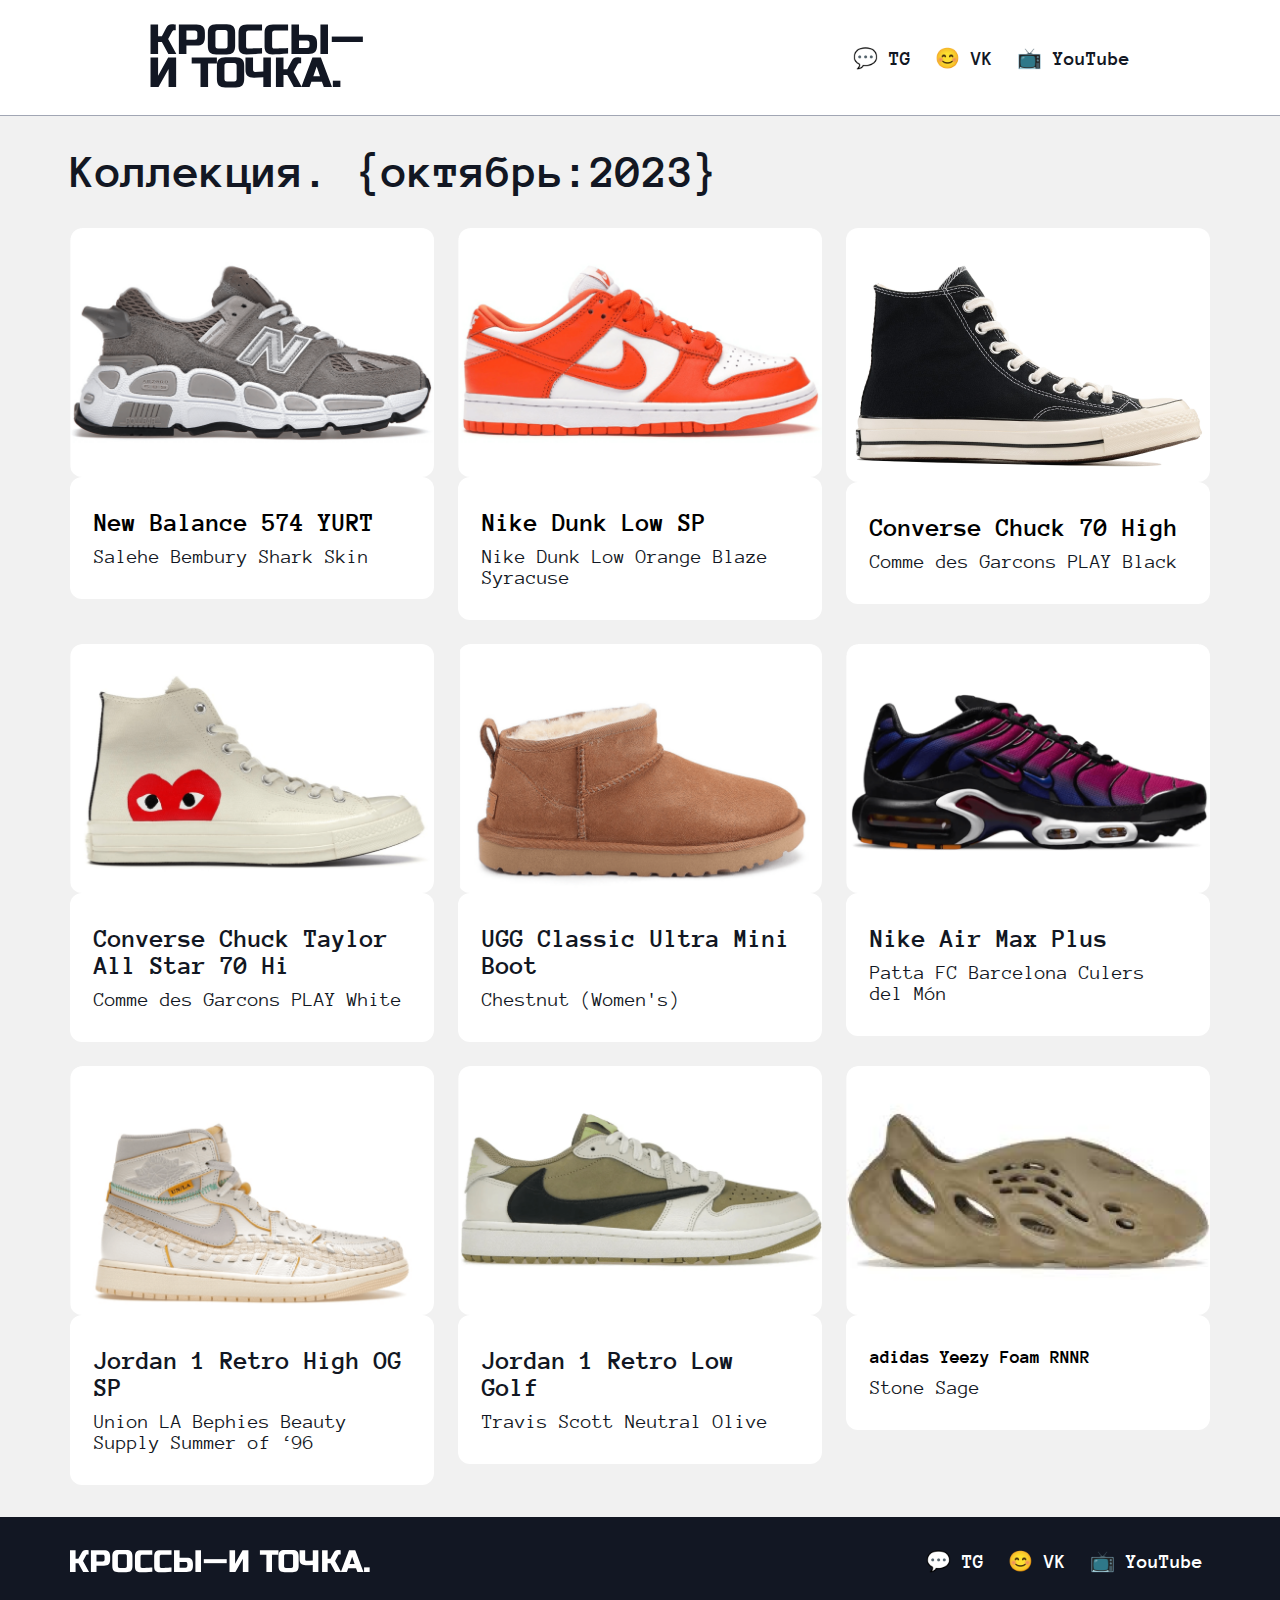
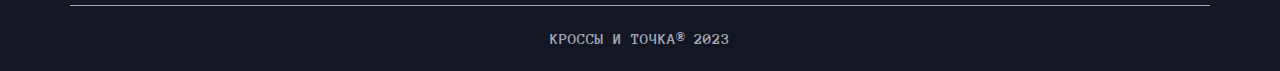
<file: index.html>
<!DOCTYPE html>
<html lang="en">

<head>
    <meta charset="UTF-8">
    <meta name="viewport" content="width=device-width, initial-scale=1.0">
    <title>Кроссы и точка</title>
    <link href="./style.css" rel="stylesheet" />
</head>

<body>
    <main>
        <header class="header">
            <div class="header_base">
                <div class="header-container">
                    <a href="index.html" class="logo-link">
                        <img alt="Кроссы и точка" src="./logo.svg" />
                    </a>
                    <nav>
                        <ul class="nav-list">
                            <li class="nav-item">
                                <a href="/" class="nav-link">💬 TG</a>
                            </li>
                            <li class="nav-item">
                                <a href="/" class="nav-link">😊 VK</a>
                            </li>
                            <li class="nav-item">
                                <a href="/" class="nav-link">📺 YouTube</a>
                            </li>
                        </ul>
                    </nav>
                </div>
            </div>
        </header>

        <div class="content">
            <h1 class="content_tittle">Коллекция. {октябрь:2023}</h1>
            <div class="sneakers">
                <div class="sneaker">
                    <img alt="Nike Air Max Plus" src="./6.png" class="sneaker-image" />
                    <div class="sneaker-info">
                        <a class="sneaker_text_name" href="sneakers1.html">New Balance 574 YURT</a>
                        <p class="sneaker_text_2name">Salehe Bembury Shark Skin</p>
                    </div>
                </div>
                <div class="sneaker">
                    <img alt="Jordan 1 Retro High OG SP" src="./7.png" class="sneaker-image" />
                    <div class="sneaker-info">
                        <a class="sneaker_text_name" href="sneakers2.html">Nike Dunk Low SP</a>
                        <p class="sneaker_text_2name">Nike Dunk Low Orange Blaze Syracuse</p>
                    </div>
                </div>
                <div class="sneaker">
                    <img alt="adidas Campus 00s" src="./10.png" class="sneaker-image" />
                    <div class="sneaker-info">
                        <a class="sneaker_text_name" href="sneakers3.html">Converse Chuck 70 High</a>
                        <p class="sneaker_text_2name">Comme des Garcons PLAY Black</p>
                    </div>
                </div>
                <div class="sneaker">
                    <img alt="Converse Chuck Taylor All Star 70 Hi" src="./4.png" class="sneaker-image" />
                    <div class="sneaker-info">
                        <h3 class="sneaker_text_name">Converse Chuck Taylor All Star 70 Hi</h3>
                        <p class="sneaker_text_2name">Comme des Garcons PLAY White</p>
                    </div>
                </div>
                <div class="sneaker">
                    <img alt="UGG Classic Ultra Mini Boot" src="./5.png" class="sneaker-image" />
                    <div class="sneaker-info">
                        <h3 class="sneaker_text_name">UGG Classic Ultra Mini Boot</h3>
                        <p class="sneaker_text_2name">Chestnut (Women's)</p>
                    </div>
                </div>
                <div class="sneaker">
                    <img alt="New Balance 574 YURT" src="./1.png" class="sneaker-image" />
                    <div class="sneaker-info">
                        <h3 class="sneaker_text_name">Nike Air Max Plus</h3>
                        <p class="sneaker_text_2name">Patta FC Barcelona Culers del Món</p>
                    </div>
                </div>
                <div class="sneaker">
                    <img alt="Nike Dunk Low SP" src="./2.png" class="sneaker-image" />
                    <div class="sneaker-info">
                        <h3 class="sneaker_text_name">Jordan 1 Retro High OG SP</h3>
                        <p class="sneaker_text_2name">Union LA Bephies Beauty Supply Summer of ‘96</p>
                    </div>
                </div>
                <div class="sneaker">
                    <img alt="Jordan 1 Retro Low Golf" src="./8.png" class="sneaker-image" />
                    <div class="sneaker-info">
                        <h3 class="sneaker_text_name">Jordan 1 Retro Low Golf</h3>
                        <p class="sneaker_text_2name">Travis Scott Neutral Olive</p>
                    </div>
                </div>
                <div class="sneaker">
                    <img alt="adidas Yeezy Foam RNNR" src="./9.png" class="sneaker-image" />
                    <div class="sneaker-info">
                        <h3>adidas Yeezy Foam RNNR</h3>
                        <p class="sneaker_text_2name">Stone Sage</p>
                    </div>
                </div>
            </div>
        </div>

        <footer class="footer">
            <div class="footer_base">
                <div class="footer-content">
                    <div class="top_box">
                        <a class="footer__logo-link" href="index.html">
                            <img alt="Кроссы и точка" src="./logo_footer.svg" class="footer__logo-image" />
                        </a>
                        <nav>
                            <ul class="nav-list">
                                <li class="nav-item">
                                    <a href="/" class="nav-link">💬 TG</a>
                                </li>
                                <li class="nav-item">
                                    <a href="/" class="nav-link">😊 VK</a>
                                </li>
                                <li class="nav-item">
                                    <a href="/" class="nav-link">📺 YouTube</a>
                                </li>
                            </ul>
                        </nav>
                    </div>
                </div>
            </div>
            <div class="copyright">
                <p class="copyright-text">КРОССЫ И ТОЧКА® 2023</p>
            </div>
        </footer>
    </main>
</body>

</html>
</file>
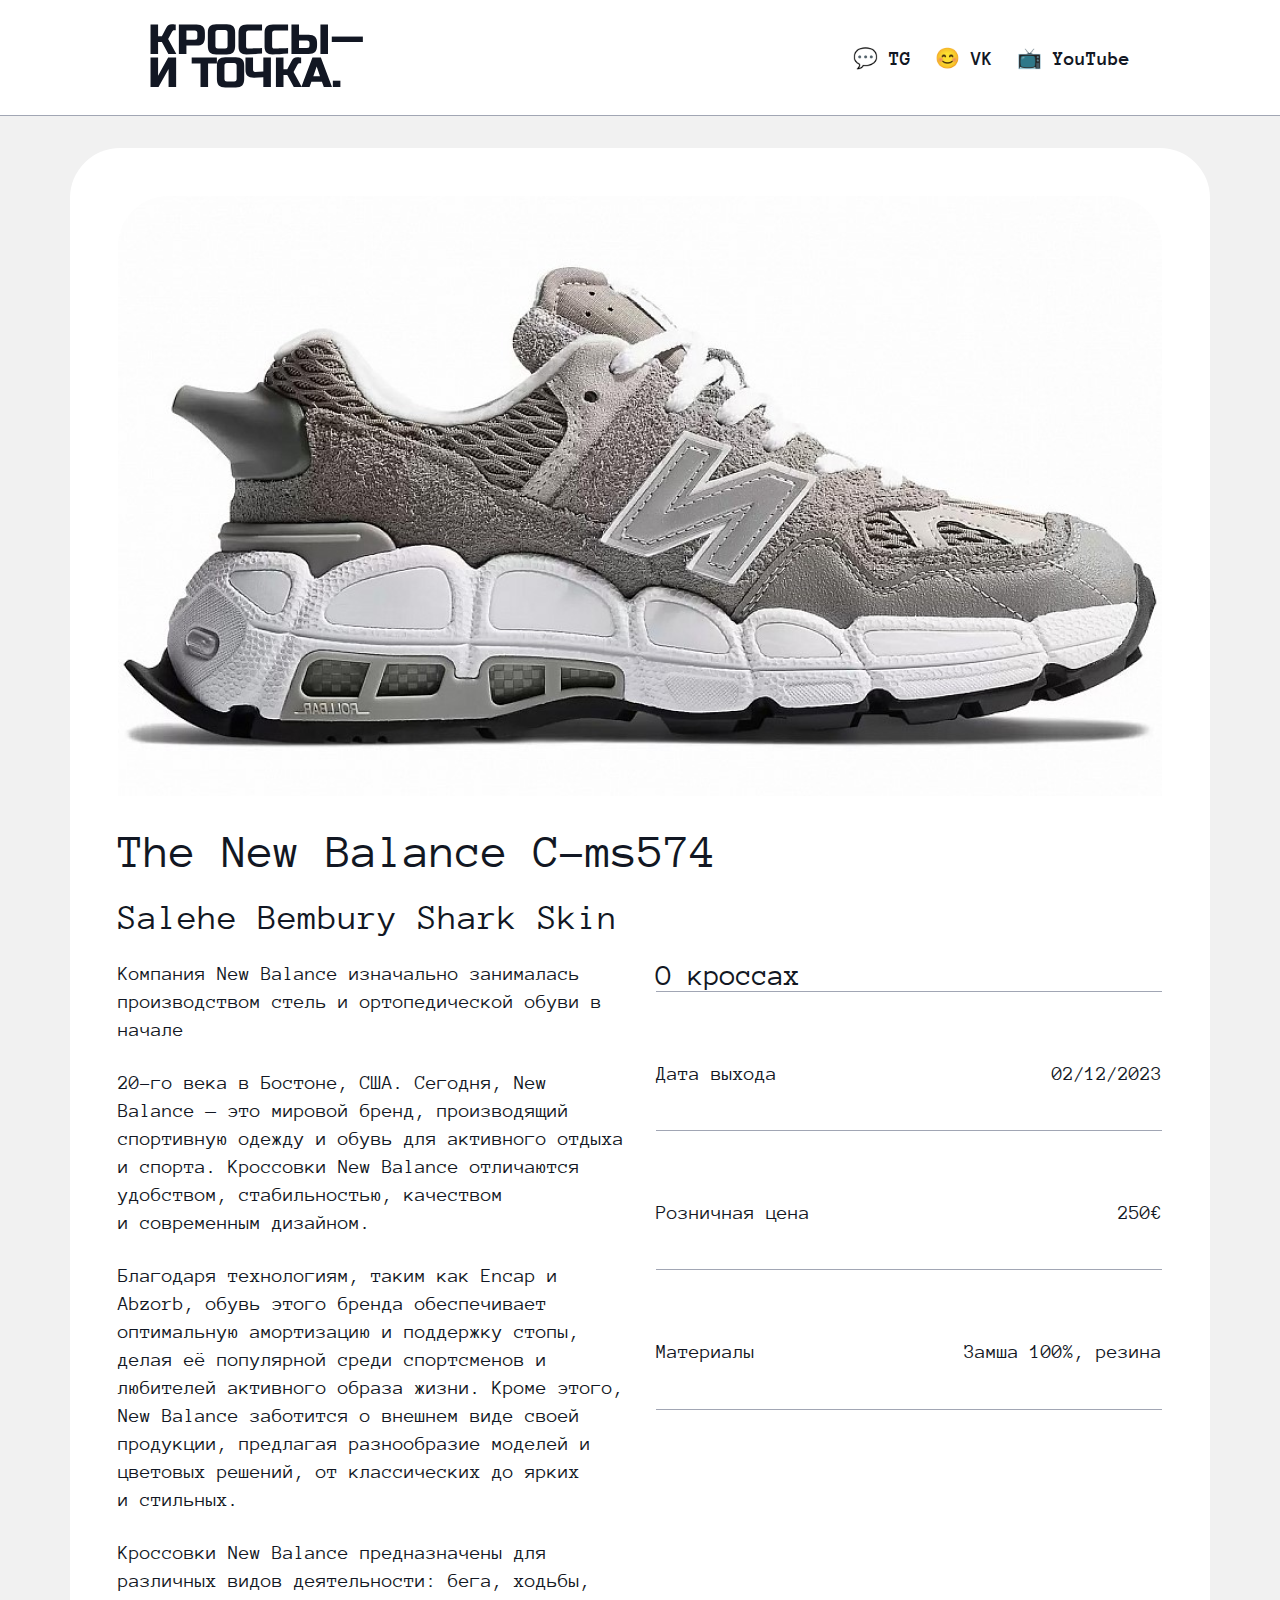
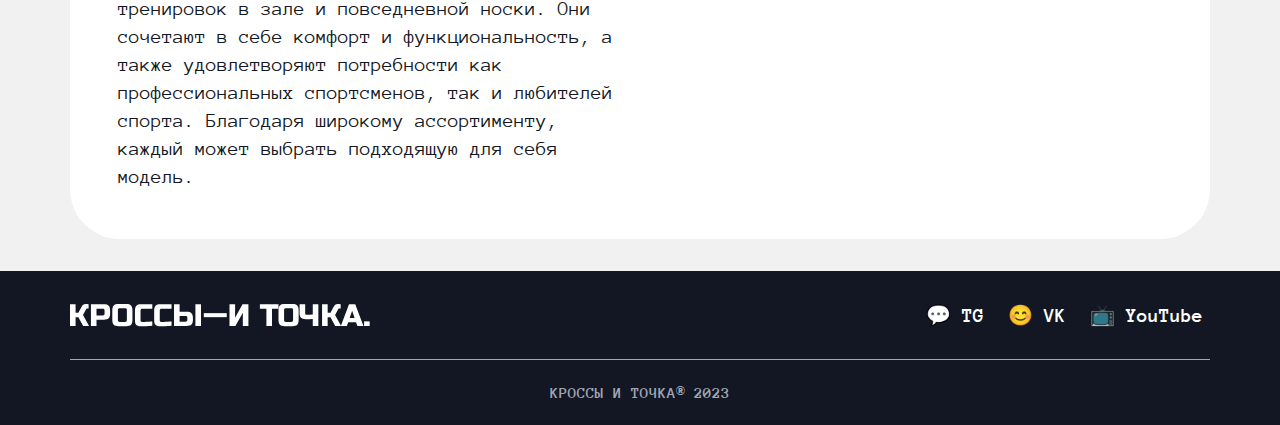
<file: sneakers1.html>
<!DOCTYPE html>
<html lang="en">

<head>
    <meta charset="UTF-8">
    <meta name="viewport" content="width=device-width, initial-scale=1.0">
    <link rel="stylesheet" type="text/css" href="style.css">
    <title>Document</title>
</head>

<body>
    <header class="header">
        <div class="header_base">
            <div class="header-container">
                <a href="index.html" class="logo-link">
                    <img alt="Кроссы и точка" src="./logo.svg" />
                </a>
                <nav>
                    <ul class="nav-list">
                        <li class="nav-item">
                            <a href="/" class="nav-link">💬 TG</a>
                        </li>
                        <li class="nav-item">
                            <a href="/" class="nav-link">😊 VK</a>
                        </li>
                        <li class="nav-item">
                            <a href="/" class="nav-link">📺 YouTube</a>
                        </li>
                    </ul>
                </nav>
            </div>
        </div>
    </header>
    <main class="main">
        <div class="main_content">
            <div class="big_sneaker">
                <img src="./imS1.png" alt="фото кроссовка">
                <div class="sneaker_info">
                    <h1 class="sneaker_info_tittle">The New Balance C-ms574</h1>
                    <h2 class="sneaker_info_stittle">Salehe Bembury Shark Skin</h2>
                    <div class="sneaker_add_info">
                        <h6 class="sneaker_add_info-text">
                            <p>Компания New Balance изначально занималась производством стель и ортопедической обуви в начале</p> 
                            <p>20-го века в Бостоне, США. Сегодня, New Balance — это мировой бренд, производящий спортивную одежду и обувь для активного отдыха и спорта. Кроссовки New Balance отличаются удобством, стабильностью, качеством и современным дизайном.</p>
                            <p>Благодаря технологиям, таким как Encap и Abzorb, обувь этого бренда обеспечивает оптимальную амортизацию и поддержку стопы, делая её популярной среди спортсменов и любителей активного образа жизни. Кроме этого, New Balance заботится о внешнем виде своей продукции, предлагая разнообразие моделей и цветовых решений, от классических до ярких и стильных.</p>
                            <p>Кроссовки New Balance предназначены для различных видов деятельности: бега, ходьбы, тренировок в зале и повседневной носки. Они сочетают в себе комфорт и функциональность, а также удовлетворяют потребности как профессиональных спортсменов, так и любителей спорта. Благодаря широкому ассортименту, каждый может выбрать подходящую для себя модель.</p>
                        </h6>
                        <div class="sneaker_parameters">
                            <div class="sneaker_parameters_header">
                                <h1 class="sneaker_parameters_tittle">О кроссах</h1>
                            </div>
                                <div class="sneaker_parameter">
                                    <div class="sneaker_parameter_info">
                                    <h6 class="sneaker_parameter_tittle">Дата выхода</h6>
                                    <h6 class="sneaker_parameter_value">02/12/2023</h6>
                                    </div>
                                </div>
                                <div class="sneaker_parameter">
                                    <div class="sneaker_parameter_info">
                                    <h6 class="sneaker_parameter_tittle">Розничная цена</h6>
                                    <h6 class="sneaker_parameter_value">250€</h6>
                                    </div>
                                </div>
                                <div class="sneaker_parameter">
                                    <div class="sneaker_parameter_info">
                                    <h6 class="sneaker_parameter_tittle">Материалы</h6>
                                    <h6 class="sneaker_parameter_value">Замша 100%, резина</h6>
                                    </div>
                                </div>
                            </div>
                        </div>
                    </div>
                </div>
            </div>
        </div>
    </main>
    <footer class="footer">
        <div class="footer_base">
            <div class="footer-content">
                <div class="top_box">
                    <a class="footer__logo-link" href="index.html">
                        <img alt="Кроссы и точка" src="./logo_footer.svg" class="footer__logo-image" />
                    </a>
                    <nav>
                        <ul class="nav-list">
                            <li class="nav-item">
                                <a href="/" class="nav-link">💬 TG</a>
                            </li>
                            <li class="nav-item">
                                <a href="/" class="nav-link">😊 VK</a>
                            </li>
                            <li class="nav-item">
                                <a href="/" class="nav-link">📺 YouTube</a>
                            </li>
                        </ul>
                    </nav>
                </div>
            </div>
        </div>
        <div class="copyright">
            <p class="copyright-text">КРОССЫ И ТОЧКА® 2023</p>
        </div>
    </footer>
</body>
</file>
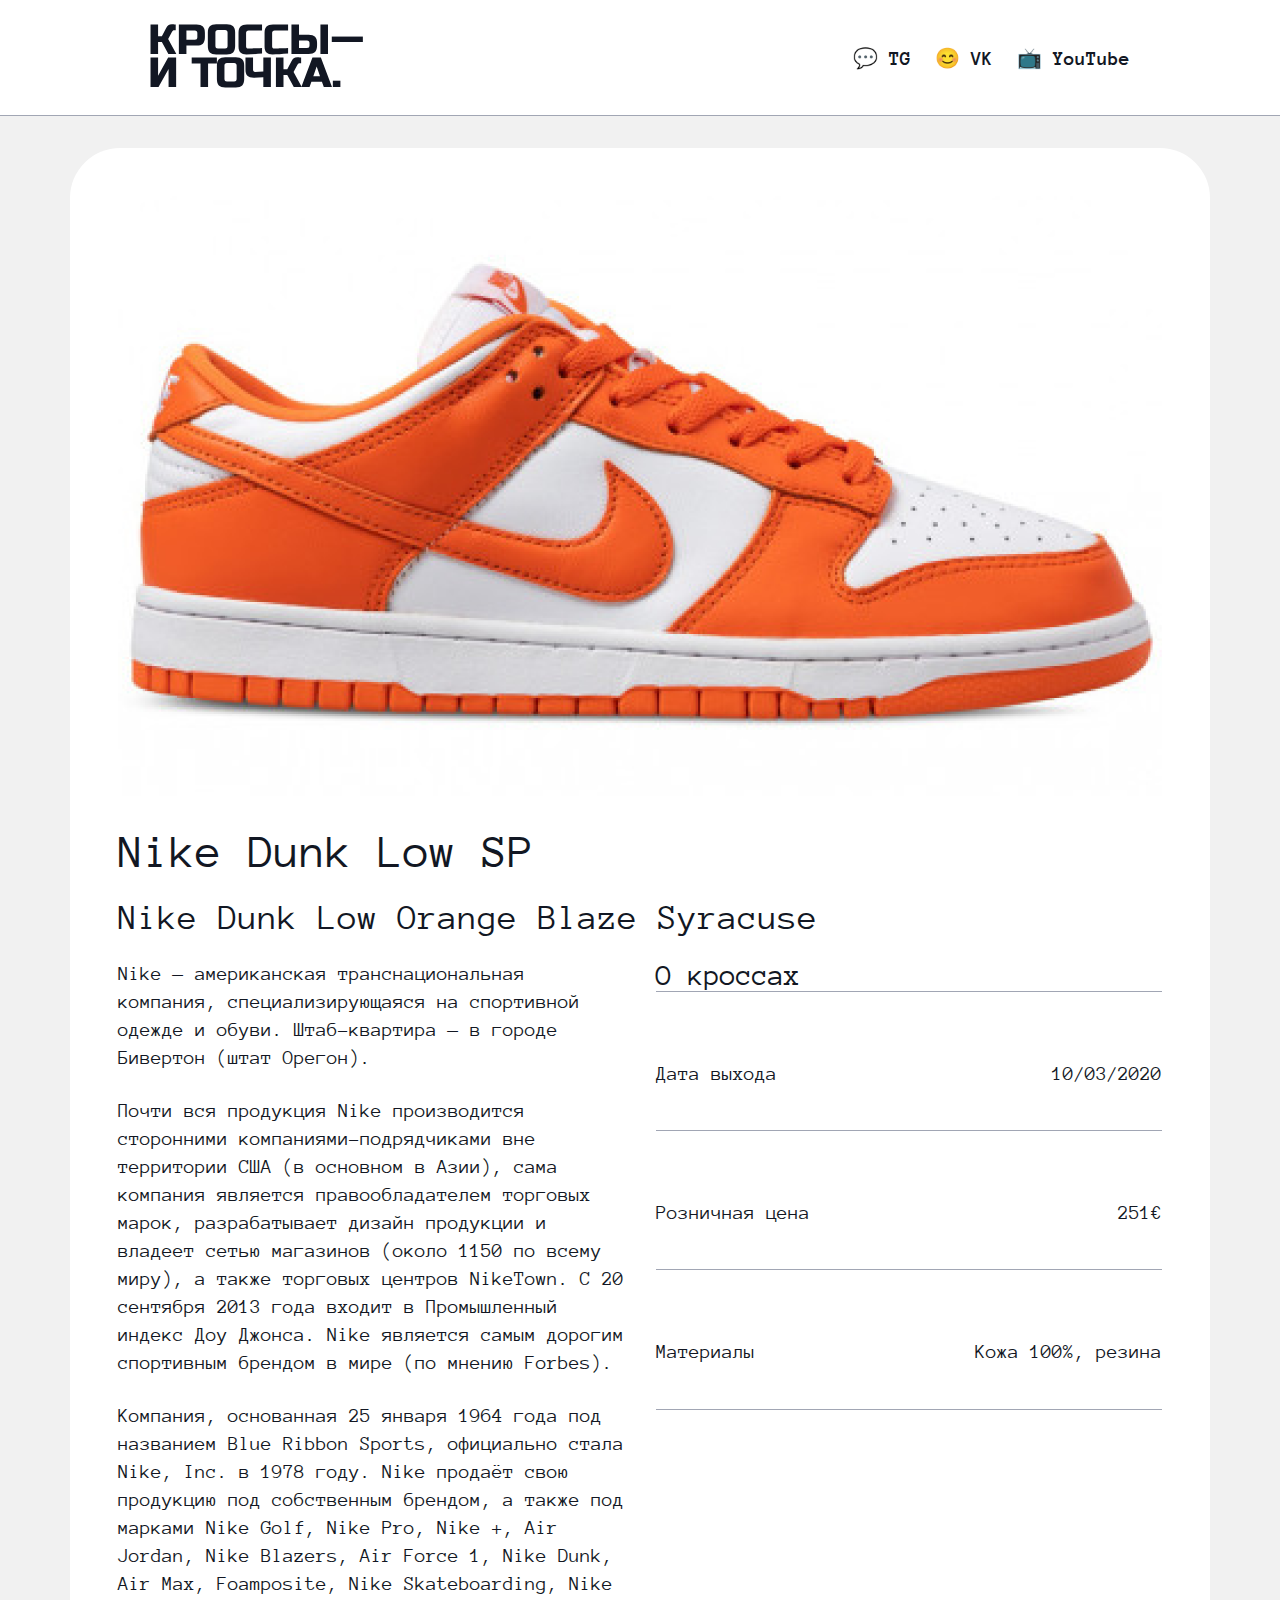
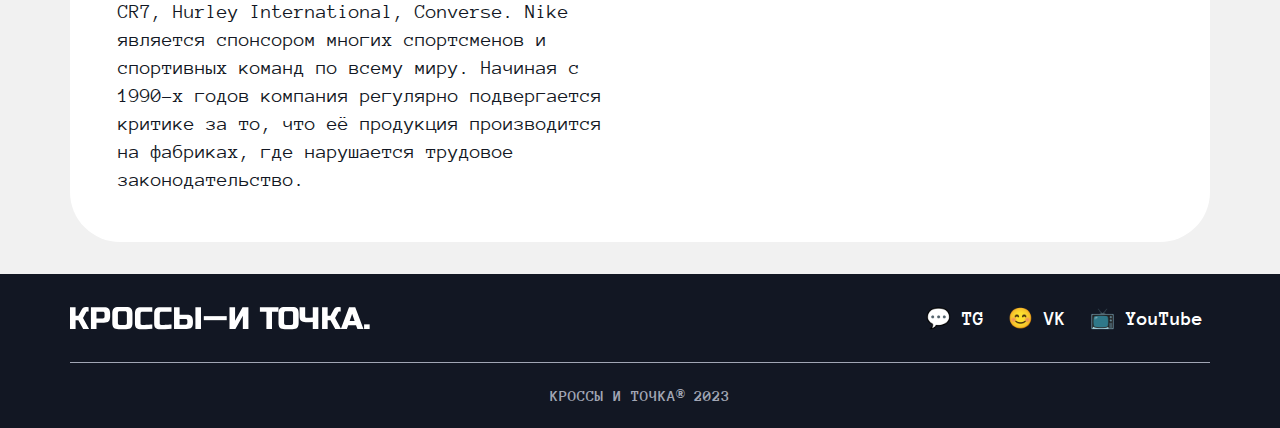
<file: sneakers2.html>
<!DOCTYPE html>
<html lang="en">

<head>
    <meta charset="UTF-8">
    <meta name="viewport" content="width=device-width, initial-scale=1.0">
    <link rel="stylesheet" type="text/css" href="style.css">
    <title>Document</title>
</head>

<body>
    <header class="header">
        <div class="header_base">
            <div class="header-container">
                <a href="index.html" class="logo-link">
                    <img alt="Кроссы и точка" src="./logo.svg" />
                </a>
                <nav>
                    <ul class="nav-list">
                        <li class="nav-item">
                            <a href="/" class="nav-link">💬 TG</a>
                        </li>
                        <li class="nav-item">
                            <a href="/" class="nav-link">😊 VK</a>
                        </li>
                        <li class="nav-item">
                            <a href="/" class="nav-link">📺 YouTube</a>
                        </li>
                    </ul>
                </nav>
            </div>
        </div>
    </header>
    <main class="main">
        <div class="main_content">
            <div class="big_sneaker">
                <img src="./imS2.png" alt="фото кроссовка">
                <div class="sneaker_info">
                    <h1 class="sneaker_info_tittle">Nike Dunk Low SP</h1>
                    <h2 class="sneaker_info_stittle">Nike Dunk Low Orange Blaze Syracuse</h2>
                    <div class="sneaker_add_info">
                        <h6 class="sneaker_add_info-text">
                            <p>Nike — американская транснациональная компания, специализирующаяся на спортивной одежде и обуви. Штаб-квартира — в городе Бивертон (штат Орегон).</p> 
                            <p>Почти вся продукция Nike производится сторонними компаниями-подрядчиками вне территории США (в основном в Азии), сама компания является правообладателем торговых марок, разрабатывает дизайн продукции и владеет сетью магазинов (около 1150 по всему миру), а также торговых центров NikeTown. С 20 сентября 2013 года входит в Промышленный индекс Доу Джонса. Nike является самым дорогим спортивным брендом в мире (по мнению Forbes).</p>
                            <p>Компания, основанная 25 января 1964 года под названием Blue Ribbon Sports, официально стала Nike, Inc. в 1978 году. Nike продаёт свою продукцию под собственным брендом, а также под марками Nike Golf, Nike Pro, Nike +, Air Jordan, Nike Blazers, Air Force 1, Nike Dunk, Air Max, Foamposite, Nike Skateboarding, Nike CR7, Hurley International, Converse. Nike является спонсором многих спортсменов и спортивных команд по всему миру. Начиная с 1990-х годов компания регулярно подвергается критике за то, что её продукция производится на фабриках, где нарушается трудовое законодательство.</p>
                        </h6>
                        <div class="sneaker_parameters">
                            <div class="sneaker_parameters_header">
                                <h1 class="sneaker_parameters_tittle">О кроссах</h1>
                            </div>
                                <div class="sneaker_parameter">
                                    <div class="sneaker_parameter_info">
                                    <h6 class="sneaker_parameter_tittle">Дата выхода</h6>
                                    <h6 class="sneaker_parameter_value">10/03/2020</h6>
                                    </div>
                                </div>
                                <div class="sneaker_parameter">
                                    <div class="sneaker_parameter_info">
                                    <h6 class="sneaker_parameter_tittle">Розничная цена</h6>
                                    <h6 class="sneaker_parameter_value">251€</h6>
                                    </div>
                                </div>
                                <div class="sneaker_parameter">
                                    <div class="sneaker_parameter_info">
                                    <h6 class="sneaker_parameter_tittle">Материалы</h6>
                                    <h6 class="sneaker_parameter_value">Кожа 100%, резина</h6>
                                    </div>
                                </div>
                            </div>
                        </div>
                    </div>
                </div>
            </div>
        </div>
    </main>
    <footer class="footer">
        <div class="footer_base">
            <div class="footer-content">
                <div class="top_box">
                    <a class="footer__logo-link" href="index.html">
                        <img alt="Кроссы и точка" src="./logo_footer.svg" class="footer__logo-image" />
                    </a>
                    <nav>
                        <ul class="nav-list">
                            <li class="nav-item">
                                <a href="/" class="nav-link">💬 TG</a>
                            </li>
                            <li class="nav-item">
                                <a href="/" class="nav-link">😊 VK</a>
                            </li>
                            <li class="nav-item">
                                <a href="/" class="nav-link">📺 YouTube</a>
                            </li>
                        </ul>
                    </nav>
                </div>
            </div>
        </div>
        <div class="copyright">
            <p class="copyright-text">КРОССЫ И ТОЧКА® 2023</p>
        </div>
    </footer>
</body>
</file>
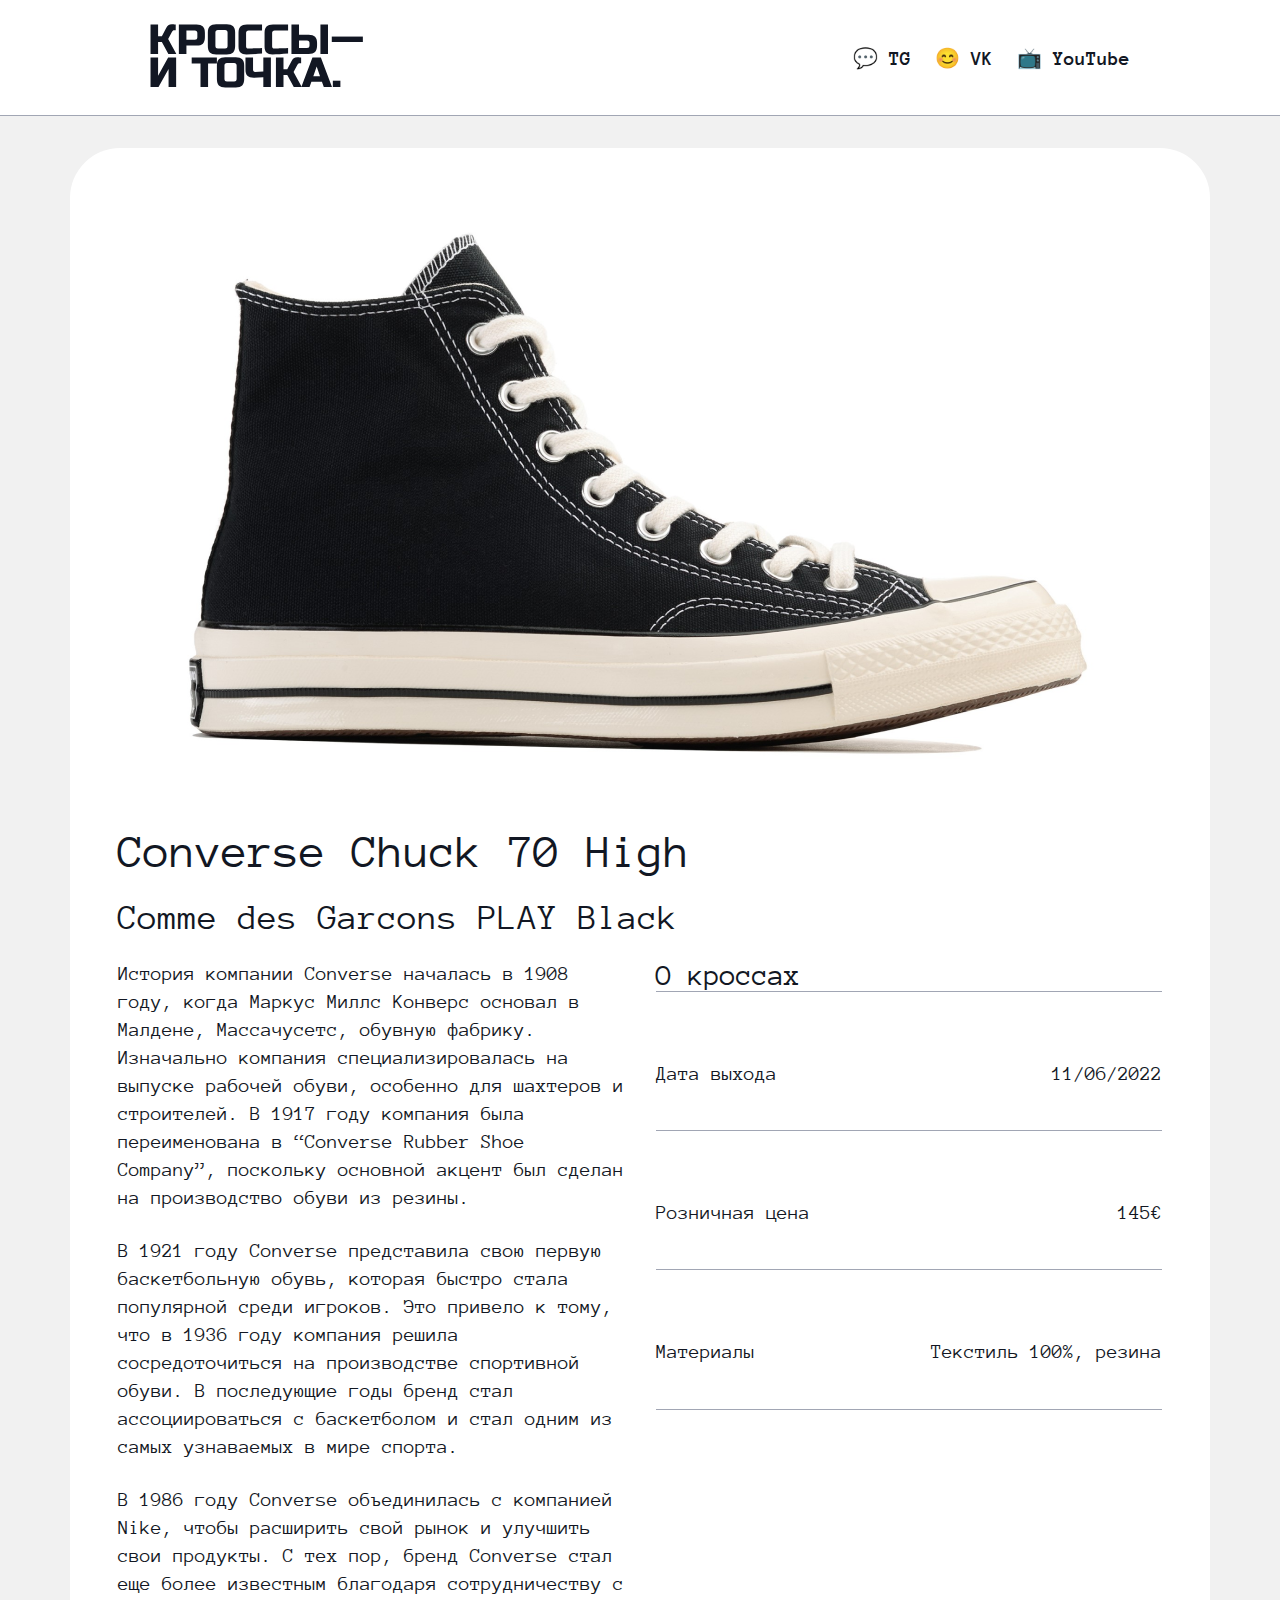
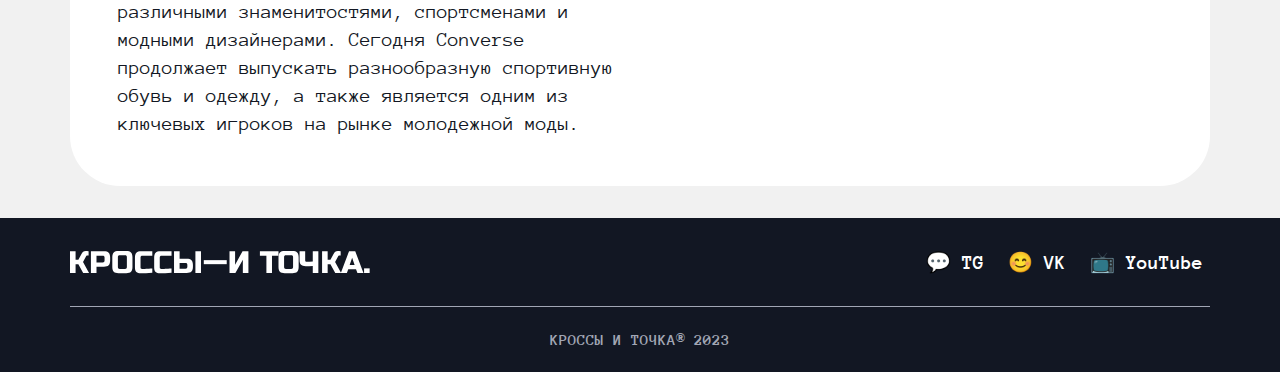
<file: sneakers3.html>
<!DOCTYPE html>
<html lang="en">

<head>
    <meta charset="UTF-8">
    <meta name="viewport" content="width=device-width, initial-scale=1.0">
    <link rel="stylesheet" type="text/css" href="style.css">
    <title>Document</title>
</head>

<body>
    <header class="header">
        <div class="header_base">
            <div class="header-container">
                <a href="index.html" class="logo-link">
                    <img alt="Кроссы и точка" src="./logo.svg" />
                </a>
                <nav>
                    <ul class="nav-list">
                        <li class="nav-item">
                            <a href="/" class="nav-link">💬 TG</a>
                        </li>
                        <li class="nav-item">
                            <a href="/" class="nav-link">😊 VK</a>
                        </li>
                        <li class="nav-item">
                            <a href="/" class="nav-link">📺 YouTube</a>
                        </li>
                    </ul>
                </nav>
            </div>
        </div>
    </header>
    <main class="main">
        <div class="main_content">
            <div class="big_sneaker">
                <img src="./imS3.png" alt="фото кроссовка">
                <div class="sneaker_info">
                    <h1 class="sneaker_info_tittle">Converse Chuck 70 High</h1>
                    <h2 class="sneaker_info_stittle">Comme des Garcons PLAY Black</h2>
                    <div class="sneaker_add_info">
                        <h6 class="sneaker_add_info-text">
                            <p>История компании Converse началась в 1908 году, когда Маркус Миллс Конверс основал в Малдене, Массачусетс, обувную фабрику. Изначально компания специализировалась на выпуске рабочей обуви, особенно для шахтеров и строителей. В 1917 году компания была переименована в “Converse Rubber Shoe Company”, поскольку основной акцент был сделан на производство обуви из резины.</p> 
                            <p>В 1921 году Converse представила свою первую баскетбольную обувь, которая быстро стала популярной среди игроков. Это привело к тому, что в 1936 году компания решила сосредоточиться на производстве спортивной обуви. В последующие годы бренд стал ассоциироваться с баскетболом и стал одним из самых узнаваемых в мире спорта.</p>
                            <p>В 1986 году Converse объединилась с компанией Nike, чтобы расширить свой рынок и улучшить свои продукты. С тех пор, бренд Converse стал еще более известным благодаря сотрудничеству с различными знаменитостями, спортсменами и модными дизайнерами. Сегодня Converse продолжает выпускать разнообразную спортивную обувь и одежду, а также является одним из ключевых игроков на рынке молодежной моды.</p>
                        </h6>
                        <div class="sneaker_parameters">
                            <div class="sneaker_parameters_header">
                                <h1 class="sneaker_parameters_tittle">О кроссах</h1>
                            </div>
                                <div class="sneaker_parameter">
                                    <div class="sneaker_parameter_info">
                                    <h6 class="sneaker_parameter_tittle">Дата выхода</h6>
                                    <h6 class="sneaker_parameter_value">11/06/2022</h6>
                                    </div>
                                </div>
                                <div class="sneaker_parameter">
                                    <div class="sneaker_parameter_info">
                                    <h6 class="sneaker_parameter_tittle">Розничная цена</h6>
                                    <h6 class="sneaker_parameter_value">145€</h6>
                                    </div>
                                </div>
                                <div class="sneaker_parameter">
                                    <div class="sneaker_parameter_info">
                                    <h6 class="sneaker_parameter_tittle">Материалы</h6>
                                    <h6 class="sneaker_parameter_value">Текстиль 100%, резина</h6>
                                    </div>
                                </div>
                            </div>
                        </div>
                    </div>
                </div>
            </div>
        </div>
    </main>
    <footer class="footer">
        <div class="footer_base">
            <div class="footer-content">
                <div class="top_box">
                    <a class="footer__logo-link" href="index.html">
                        <img alt="Кроссы и точка" src="./logo_footer.svg" class="footer__logo-image" />
                    </a>
                    <nav>
                        <ul class="nav-list">
                            <li class="nav-item">
                                <a href="/" class="nav-link">💬 TG</a>
                            </li>
                            <li class="nav-item">
                                <a href="/" class="nav-link">😊 VK</a>
                            </li>
                            <li class="nav-item">
                                <a href="/" class="nav-link">📺 YouTube</a>
                            </li>
                        </ul>
                    </nav>
                </div>
            </div>
        </div>
        <div class="copyright">
            <p class="copyright-text">КРОССЫ И ТОЧКА® 2023</p>
        </div>
    </footer>
</body>
</file>
<file: style.css>
@import url('https://fonts.googleapis.com/css2?family=Anonymous+Pro:wght@700&family=IBM+Plex+Mono:wght@500&family=Roboto:wght@500&family=Russo+One&display=swap');
@import url('https://fonts.googleapis.com/css2?family=Anonymous+Pro&display=swap');

* {
    box-sizing: border-box;
}

/* сброс стилей по умолчанию */
body,
h1,
h2,
h3,
p,
ul,
li {
    margin: 0;
}

ul {
    list-style: none;
    padding: 0;
}

a {
    text-decoration: none;
}

/* задание шрифта всей странице */
body {
    font-family: "Anonymous Pro", sans-serif;
}

/* стили для главного контейнера */
main {
    display: flex;
    flex-direction: column;
    align-items: center;
    background: #F1F1F1;
}

/* стили для хедера(шапки) сайта */
header {
    display: flex;
    flex-direction: row;
    align-items: center;
    justify-content: center;
    width: 100%;
    border-bottom: 1px solid #A1A6B4;
    background: white;
}

.header_base {
    display: flex;
    width: 100%;
    padding: 0px 150px;
    flex-direction: column;
    justify-content: center;
    align-items: center;
}

.header-container {
    display: flex;
    justify-content: space-between;
    width: 100%;
    max-width: 1140px;
    margin: 24px 0 24px;
}

.logo-link {
    max-width: 215px;
}

/* стили для ссылок в хедере и футере */
nav {
    display: flex;
}

.nav-list {
    display: flex;
    align-items: center;
    width: 100%;
    gap: 24px;
}

.nav-item {
    display: inline;
}

.nav-link {
    color: #121723;
    font-size: 20px;
    font-weight: 700;
}

/* стили для  */
.content {
    margin: 32px 0;
    max-width: 1140px;
}

.content_tittle {
    color: var(--black, #121723);
    font-family: Anonymous Pro;
    font-size: 48px;
    font-style: normal;
    font-weight: 700;
    line-height: 100%;
}

/* стили для контейнера кроссовок */
.sneakers {
    display: flex;
    flex-wrap: wrap;
    gap: 24px;
    margin: 32px 0 0;
}

.sneakers a {
    text-decoration: none;
    color: black;
}

.sneaker:hover {
    transform: translateY(-10px);
}

.sneaker:hover .sneaker-image {
    box-shadow: 10px 10px 13px 0px rgba(0, 0, 0, 0.25);
}

.sneaker:hover .sneaker-info {
    box-shadow: 10px 10px 13px 0px rgba(0, 0, 0, 0.25);
}

/* стили для карточки кроссовок */
.sneaker {
    display: flex;
    flex-direction: column;
    align-items: center;
    max-width: 364px;
    height: 100%;
    border-radius: 12px;
    border: 0px solid var(--text_gray, #ffffff);
    transition: 400ms;
}

.sneaker-image {
    width: 100%;
    border-radius: 12px;
    overflow: hidden
}

.sneaker-info {
    display: flex;
    flex-direction: column;
    align-items: flex-start;
    gap: 10px;
    width: 100%;
    padding: 32px 24px;
    border-radius: 12px;
    background: var(--white, #ffffff);

}

.sneaker_text_name {
    color: var(--black, #121723);
    font-family: Anonymous Pro;
    font-size: 26px;
    font-weight: 700;
}

.sneaker_text_2name {
    color: var(--black, #121723);
    font-family: Anonymous Pro;
    font-size: 20px;
}

/* стили для футера */

.footer {
    width: 100%;
    display: flex;
    flex-direction: column;
    align-items: center;
    background: #121723;
}

.footer_base {
    display: flex;
    width: 1440px;
    padding: 0px 150px;
    flex-direction: column;
    align-items: center;
}

.footer-content {
    display: flex;
    justify-content: space-between;
    width: 100%;
    max-width: 1140px;
    margin: 32px 0;
}

.top_box {
    display: flex;
    justify-content: space-between;
    align-items: center;
    align-self: stretch;
    gap: 556px;
}

.footer__logo-link {
    display: flex;
    width: 300px;
    height: 22px;
    justify-content: center;
    align-items: center;
}

footer .nav-link {
    color: white;
}

.copyright {
    display: flex;
    align-items: center;
    justify-content: center;
    width: 100%;
    max-width: 1140px;
    border-top: 1px solid #A1A6B4;
}

.copyright-text {
    color: #A1A6B4;
    font-size: 16px;
    font-weight: 700;
    margin: 24px 0;
}

.main {
    display: flex;
    padding: 0px 150px;
    flex-direction: column;
    justify-content: center;
    align-items: center;
    gap: 48px;
    align-self: stretch;
}

.main_content {
    display: flex;
    padding: 32px 0px;
    flex-direction: column;
    justify-content: center;
    align-items: center;
    gap: 48px;
    align-self: stretch;
}

.big_sneaker {
    display: flex;
    width: 1140px;
    padding: 48px;
    flex-direction: column;
    align-items: flex-start;
    gap: 32px;
    border-radius: 50px;
    background: var(--white-100, #FFF);
}

.big_sneaker img {
    height: 600px;
    align-self: stretch;
    border-radius: 50px 50px 0px 0px;
}

.sneaker_info {
    display: flex;
    flex-direction: column;
    align-items: flex-start;
    gap: 24px;
    align-self: stretch;
}

.sneaker_info_tittle {
    align-self: stretch;
    color: var(--black, #121723);
    font-family: Anonymous Pro;
    font-size: 48px;
    font-style: normal;
    font-weight: 400;
    line-height: 100%;
}

.sneaker_info_stittle {
    align-self: stretch;
    color: var(--black, #121723);
    font-family: Anonymous Pro;
    font-size: 36px;
    font-style: normal;
    font-weight: 400;
    line-height: 100%;
}

.sneaker_add_info {
    display: flex;
    align-items: flex-start;
    gap: 32px;
    align-self: stretch;
}

.sneaker_add_info-text {
    flex: 1 0 0;
    color: var(--black, #121723);
    font-family: Anonymous Pro;
    font-size: 20px;
    font-style: normal;
    font-weight: 400;
    line-height: 28px;
    margin: 0px;
    display: flex;
    gap: 25px;
    flex-direction: column;
}

.sneaker_parameters {
    display: flex;
    flex-direction: column;
    align-items: flex-start;
    gap: 24px;
    flex: 1 0 0;
}

.sneaker_parameters_header {
    display: flex;
    flex-direction: column;
    align-items: flex-start;
    gap: 20px;
    align-self: stretch;
    border-bottom: 1px solid #A1A6B4;
}

.sneaker_parameters_tittle {
    color: var(--black, #121723);
    font-family: Anonymous Pro;
    font-size: 30px;
    font-style: normal;
    font-weight: 400;
    line-height: normal;
}

.sneaker_parameter {
    display: flex;
    flex-direction: column;
    align-items: flex-start;
    gap: 24px;
    align-self: stretch;
    border-bottom: 1px solid #A1A6B4;
}

.sneaker_parameter_tittle {
    color: var(--black, #121723);
    font-family: Anonymous Pro;
    font-size: 20px;
    font-style: normal;
    font-weight: 400;
    line-height: normal;
}

.sneaker_parameter_info {
    display: flex;
    justify-content: space-between;
    align-items: flex-start;
    align-self: stretch;
}

.sneaker_parameter_value {
    color: var(--black, #121723);
    text-align: right;
    font-family: Anonymous Pro;
    font-size: 20px;
    font-style: normal;
    font-weight: 400;
    line-height: normal;
}

@media screen and (max-width: 410px) {

    /*page 1*/

    .content_tittle {
        color: var(--black, #121723);
        font-family: Anonymous Pro;
        font-size: 32px;
        font-style: normal;
        font-weight: 700;
        line-height: 100%;
        /* 32px */
        align-self: stretch;
        width: 343px;
    }

    /*sneaker*/
    .sneakers {
        display: flex;
        align-items: center;
        gap: 24px;
        flex-direction: column;
        width: 343px;
        padding: 0%;

    }

    .sneaker-image {
        width: 343px;
        height: 254px;
    }

    /*header*/

    .header {
        display: flex;
        width: 375px;
        flex-direction: column;
        align-items: flex-start;
    }

    .header_base {
        display: flex;
        width: 375px;
        padding: 0px 16px;
        flex-direction: column;
        justify-content: center;
        align-items: center;
        border-bottom: 1px solid var(--gray-100, #676B73);
        background: var(--white-100, #FFF);
    }

    .header-container {
        display: flex;
        padding: 24px 0px;
        flex-direction: column;
        align-items: center;
        gap: 24px;
        align-self: stretch;
        margin: 0;
    }

    .logo-link {
        width: 215px;
        height: 64px;
    }

    .nav-list {
        display: flex;
        align-items: flex-start;
        gap: 24px;
    }

    .nav-item {
        display: flex;
        align-items: flex-start;
    }

    .nav-link {
        text-decoration: none;
        color: black;
    }

    /*footer*/

    .footer {
        display: flex;
        width: 375px;
        flex-direction: column;
        align-items: flex-start;
    }

    .footer_base {
        display: flex;
        width: 375px;
        padding: 0;
    }

    .footer-content {
        display: flex;
        padding: 32px 0px 24px 0px;
        flex-direction: column;
        align-items: center;
        gap: 24px;
        align-self: stretch;
        margin: 0;
    }

    .top_box {
        display: flex;
        gap: 32px;
        align-self: stretch;
        width: 375px;
        flex-direction: column;
        align-items: center;
    }

    .footer__logo-link {
        display: flex;
        width: 300px;
        height: 22px;
        justify-content: center;
        align-items: center;
    }

    .copyright {
        display: flex;
        flex-direction: column;
        align-items: center;
        gap: 24px;
        align-self: stretch;
    }

    .copyright-text {
        color: var(--gray-300, #A1A6B4);
        font-family: Anonymous Pro;
        font-size: 16px;
        font-style: normal;
        font-weight: 700;
        line-height: normal;
    }

    /*sneaker mobile*/
    .main {
        display: flex;
        padding: 0;
        flex-direction: column;
        justify-content: center;
        align-items: center;
        gap: 48px;
        align-self: stretch;
    }

    .main_content {
        display: flex;
        padding: 32px 0px;
        flex-direction: column;
        gap: 48px;
        align-self: stretch;
        align-items: center;
        justify-content: center;
        align-content: center;
        flex-wrap: wrap;
    }

    .big_sneaker {
        display: flex;
        padding: 24px;
        width: 343px;
        flex-direction: column;
        align-items: flex-start;
        gap: 32px;
        align-self: stretch;
        border-radius: 12px;
        background: var(--white-100, #FFF);
    }

    .big_sneaker img {
        height: 172px;
        width: 295px;
        align-self: stretch;
        border-radius: 12px 12px 0px 0px;
    }

    .sneaker_info {
        display: flex;
        flex-direction: column;
        align-items: flex-start;
        gap: 24px;
        align-self: stretch;
        width: 295px;
    }

    .sneaker_info_tittle {
        align-self: stretch;
        color: var(--black, #121723);
        font-family: Anonymous Pro;
        font-size: 32px;
        font-style: normal;
        font-weight: 400;
        line-height: 100%;
    }

    .sneaker_info_stittle {
        align-self: stretch;
        color: var(--black, #121723);
        font-family: Anonymous Pro;
        font-size: 20px;
        font-style: normal;
        font-weight: 400;
        line-height: 100%;
    }

    .sneaker_add_info {
        display: flex;
        flex-direction: column;
        align-items: flex-start;
        gap: 32px;
        align-self: stretch;
    }

    .sneaker_add_info-text {
        align-self: stretch;
        color: var(--black, #121723);
        font-family: Anonymous Pro;
        font-size: 16px;
        font-style: normal;
        font-weight: 400;
        line-height: 24px;
    }
}
</file>
